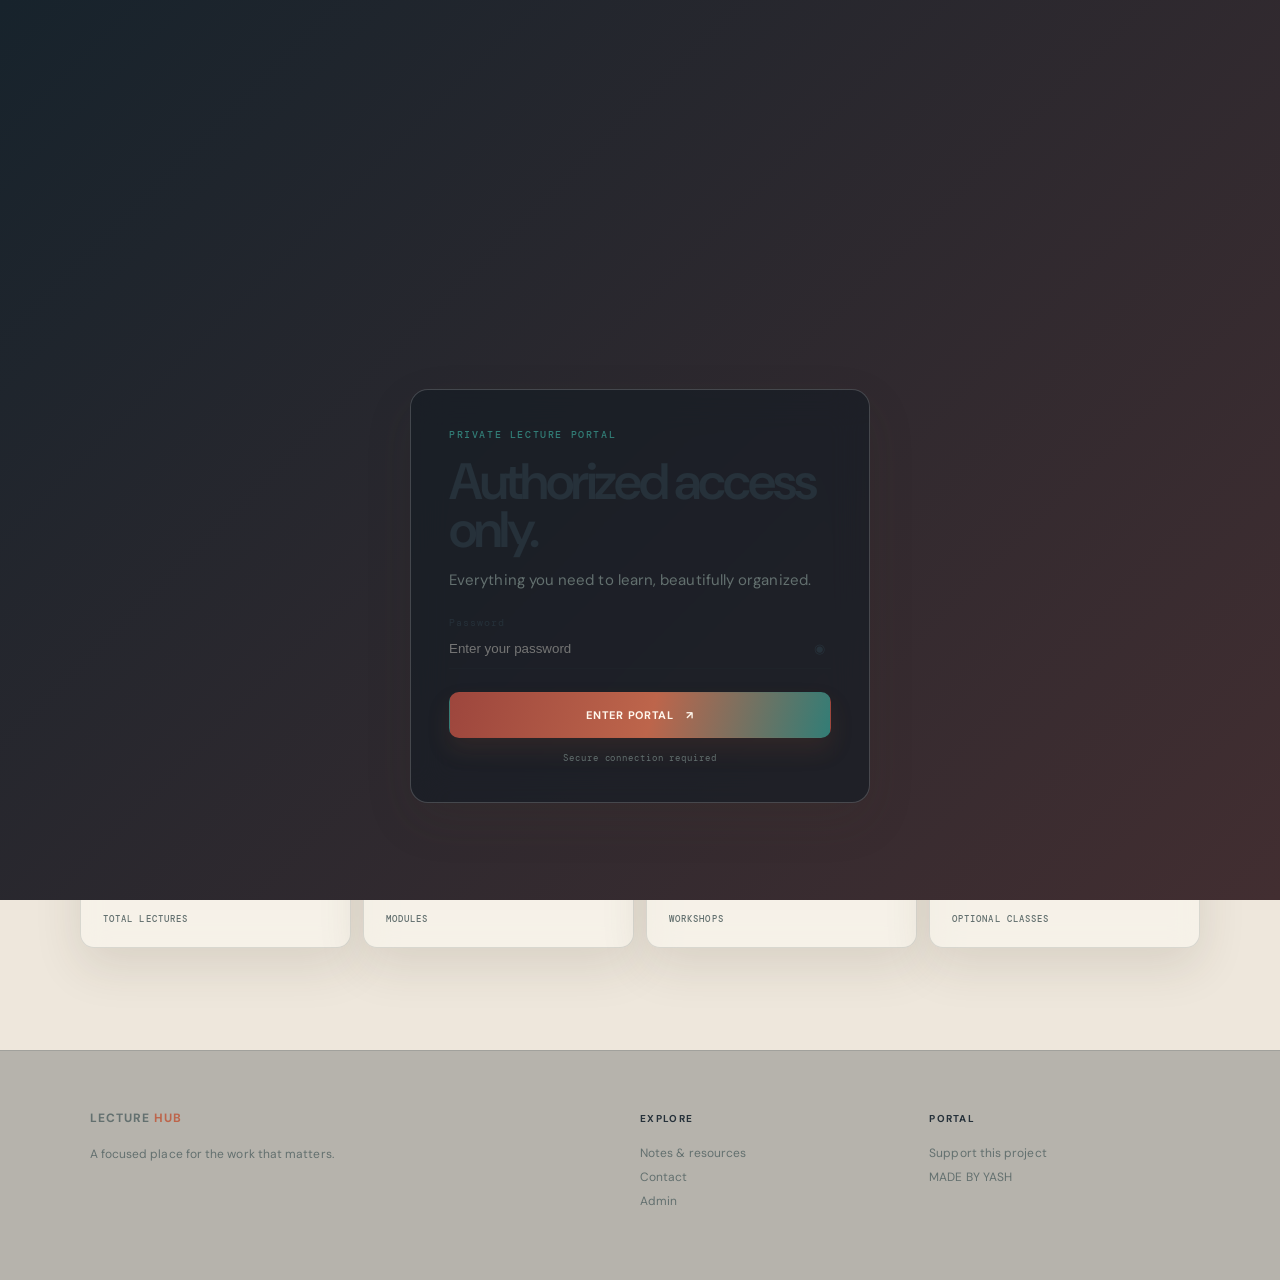
<file: index.html>
<!doctype html>
<html lang="en"><head><meta charset="utf-8"><meta name="viewport" content="width=device-width,initial-scale=1"><title>Lecture Hub — Private Portal</title><link rel="stylesheet" href="styles.css"></head>
<body data-page="home"><div class="site">
<nav class="nav"><a class="brand" href="index.html">LECTURE <i>HUB</i></a><button class="menu" aria-label="Open menu">☰</button><div class="nav-links"><a class="active" href="index.html">HOME</a><a href="module-1.html">MODULE 1</a><a href="module-2.html">MODULE 2</a><a href="module-3.html">MODULE 3</a><a href="workshops.html">WORKSHOPS</a><a href="optional-classes.html">OPTIONAL</a><a href="notes.html">NOTES</a><a href="contact.html">CONTACT</a><a href="admin.html">ADMIN</a></div></nav>
<main><section class="hero"><div class="hero-content reveal"><span class="eyebrow">A FOCUSED LEARNING LIBRARY</span><h1>LECTURE<br>HUB</h1><p>Find each class, resource, and practice space without the noise.</p><div class="hero-actions"><a class="button primary ripple" href="#stats">EXPLORE THE ARCHIVE <b>↓</b></a><a class="button ripple" href="notes.html">OPEN RESOURCES <b>↗</b></a></div></div><div class="hero-orbit">ORGANIZED<br>FOR REAL STUDY</div></section><div id="announce" class="announcement"></div><section id="stats" class="stats"><div><strong>—</strong><span>TOTAL LECTURES</span></div><div><strong>—</strong><span>MODULES</span></div><div><strong>—</strong><span>WORKSHOPS</span></div><div><strong>—</strong><span>OPTIONAL CLASSES</span></div></section></main>
<footer class="footer"><div><a class="brand" href="index.html">LECTURE <i>HUB</i></a><p>A focused place for the work that matters.</p></div><div><b>EXPLORE</b><p><a href="notes.html">Notes &amp; resources</a><br><a href="contact.html">Contact</a><br><a href="admin.html">Admin</a></p></div><div><b>PORTAL</b><p><a href="contact.html">Support this project</a><br>MADE BY YASH</p></div></footer></div>
<script src="api.js"></script><script src="auth.js"></script><script src="animations.js"></script><script src="app.js"></script><script>document.querySelector('.menu').onclick=()=>document.querySelector('.nav').classList.toggle('open')</script></body></html>
</file>
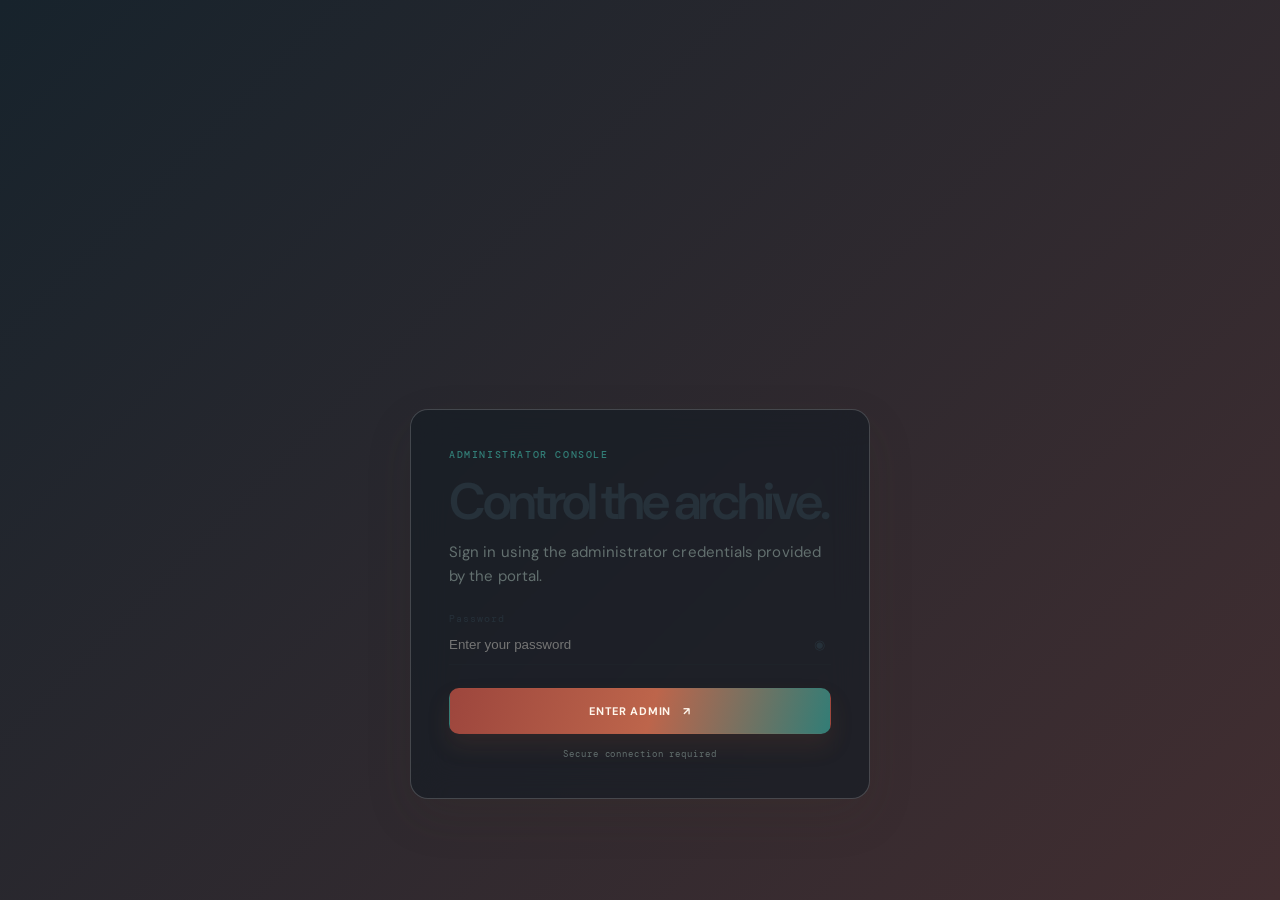
<file: admin.html>
<!doctype html><html lang="en"><head><meta charset="utf-8"><meta name="viewport" content="width=device-width,initial-scale=1"><title>Admin — Lecture Hub</title><link rel="stylesheet" href="styles.css"></head><body class="admin"><nav class="nav"><a class="brand" href="index.html">LECTURE <i>HUB</i></a><a class="all-link" href="index.html">RETURN TO PORTAL ↗</a></nav><main id="admin-content"></main><script src="api.js"></script><script src="auth.js"></script><script src="animations.js"></script><script src="app.js"></script></body></html>
</file>
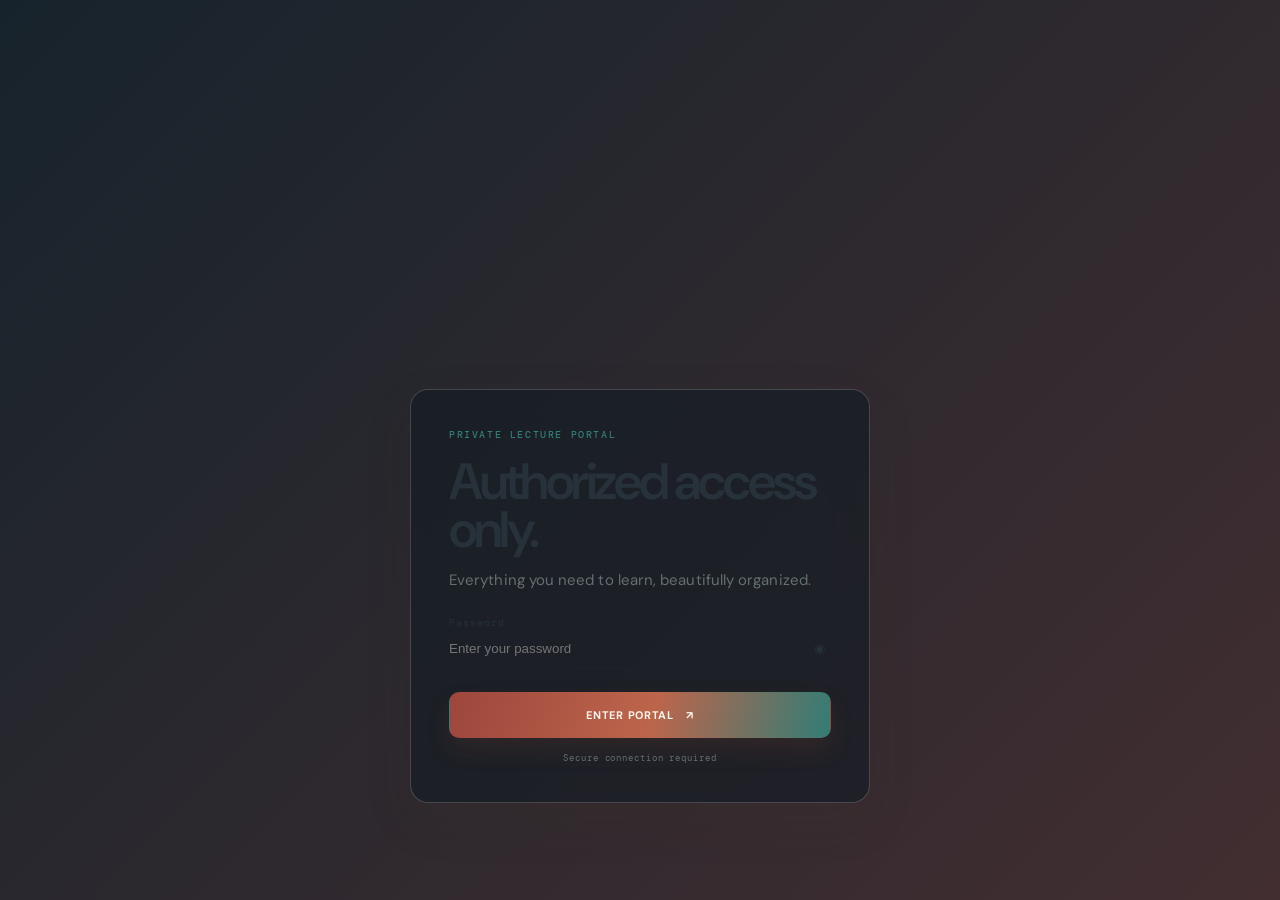
<file: module-2.html>
<!doctype html><html lang="en"><head><meta charset="utf-8"><meta name="viewport" content="width=device-width,initial-scale=1"><title>Module 2 — Lecture Hub</title><link rel="stylesheet" href="styles.css"></head><body data-category="MODULE 2"><nav class="nav"><a class="brand" href="index.html">LECTURE <i>HUB</i></a><button class="menu">☰</button><div class="nav-links"><a href="index.html">HOME</a><a href="module-1.html">MODULE 1</a><a class="active" href="module-2.html">MODULE 2</a><a href="module-3.html">MODULE 3</a><a href="workshops.html">WORKSHOPS</a><a href="optional-classes.html">OPTIONAL</a><a href="notes.html">NOTES</a><a href="contact.html">CONTACT</a><a href="admin.html">ADMIN</a></div></nav><main><header class="page-hero"><span class="eyebrow">LECTURE ARCHIVE / 02</span><h1>MODULE 2</h1><p class="lede">Explore every session in this learning module.</p></header><section class="catalog-controls"><input id="search" placeholder="Search lectures, instructors, dates…"><select id="status"><option>ALL</option><option>LIVE</option><option>UPCOMING</option><option>NEW</option><option>ARCHIVED</option></select><select id="sort"><option>Newest</option><option>Oldest</option><option>Lecture Name</option><option>Instructor</option></select><span id="found" class="found">Loading lectures</span></section><section class="section"><div id="lecture-grid" class="lecture-grid"></div></section></main><script src="api.js"></script><script src="auth.js"></script><script src="animations.js"></script><script src="app.js"></script><script>document.querySelector('.menu').onclick=()=>document.querySelector('.nav').classList.toggle('open')</script></body></html>
</file>
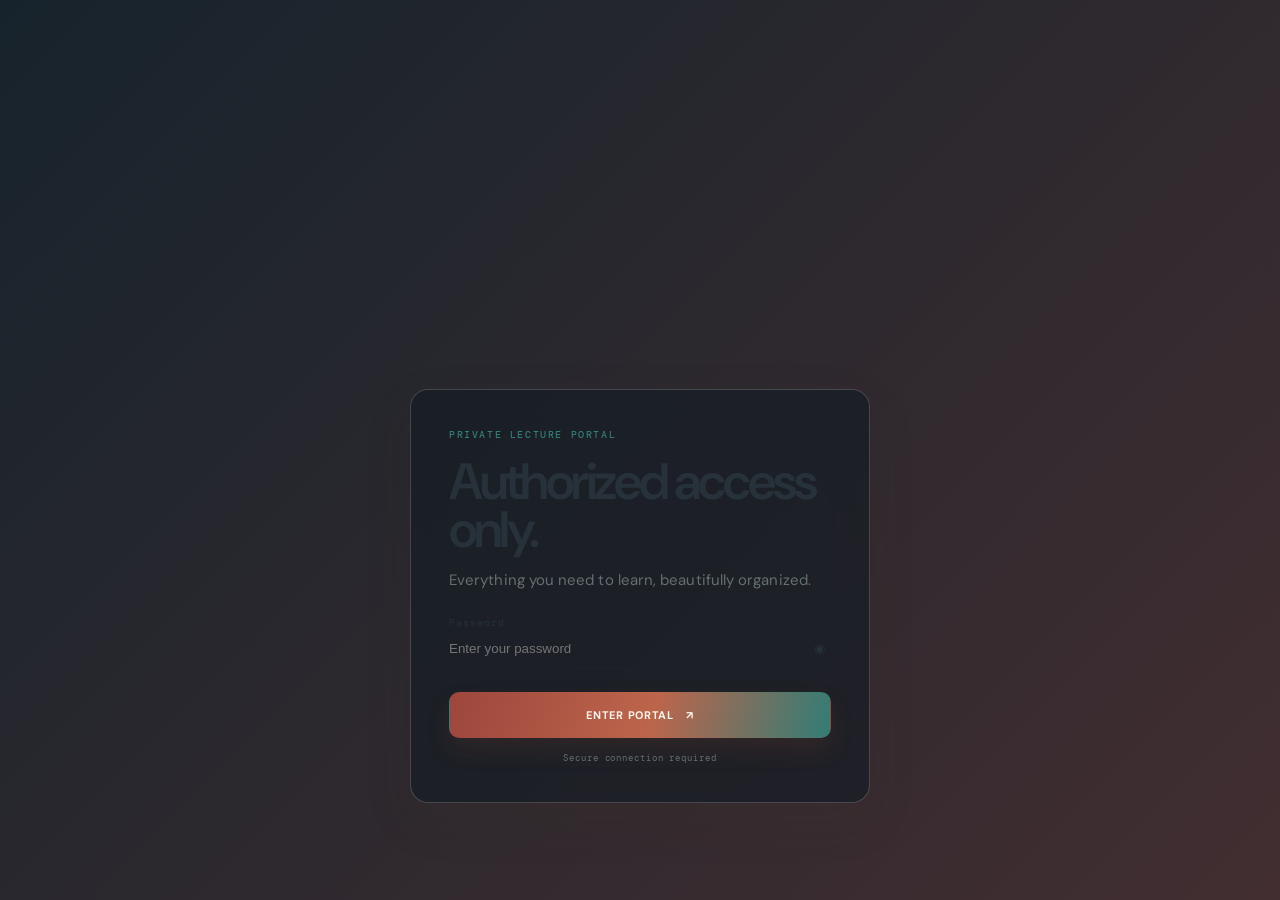
<file: module-3.html>
<!doctype html><html lang="en"><head><meta charset="utf-8"><meta name="viewport" content="width=device-width,initial-scale=1"><title>Module 3 — Lecture Hub</title><link rel="stylesheet" href="styles.css"></head><body data-category="MODULE 3"><nav class="nav"><a class="brand" href="index.html">LECTURE <i>HUB</i></a><button class="menu">☰</button><div class="nav-links"><a href="index.html">HOME</a><a href="module-1.html">MODULE 1</a><a href="module-2.html">MODULE 2</a><a class="active" href="module-3.html">MODULE 3</a><a href="workshops.html">WORKSHOPS</a><a href="optional-classes.html">OPTIONAL</a><a href="notes.html">NOTES</a><a href="contact.html">CONTACT</a><a href="admin.html">ADMIN</a></div></nav><main><header class="page-hero"><span class="eyebrow">LECTURE ARCHIVE / 03</span><h1>MODULE 3</h1><p class="lede">Explore every session in this learning module.</p></header><section class="catalog-controls"><input id="search" placeholder="Search lectures, instructors, dates…"><select id="status"><option>ALL</option><option>LIVE</option><option>UPCOMING</option><option>NEW</option><option>ARCHIVED</option></select><select id="sort"><option>Newest</option><option>Oldest</option><option>Lecture Name</option><option>Instructor</option></select><span id="found" class="found">Loading lectures</span></section><section class="section"><div id="lecture-grid" class="lecture-grid"></div></section></main><script src="api.js"></script><script src="auth.js"></script><script src="animations.js"></script><script src="app.js"></script><script>document.querySelector('.menu').onclick=()=>document.querySelector('.nav').classList.toggle('open')</script></body></html>
</file>
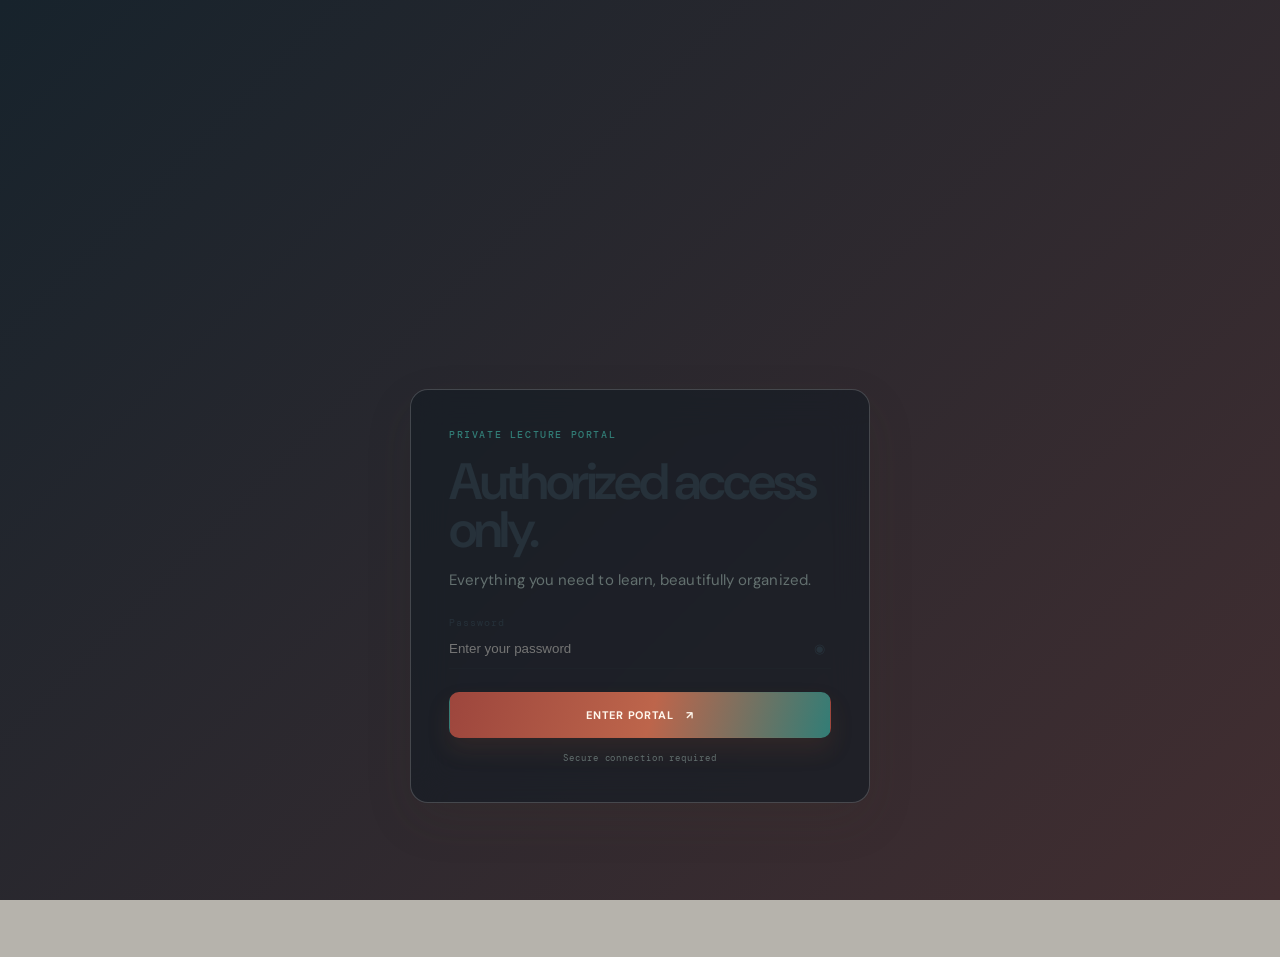
<file: optional-classes.html>
<!doctype html><html lang="en"><head><meta charset="utf-8"><meta name="viewport" content="width=device-width,initial-scale=1"><title>Optional Classes — Lecture Hub</title><link rel="stylesheet" href="styles.css"></head><body data-category="OPTIONAL CLASSES"><nav class="nav"><a class="brand" href="index.html">LECTURE <i>HUB</i></a><button class="menu">☰</button><div class="nav-links"><a href="index.html">HOME</a><a href="module-1.html">MODULE 1</a><a href="module-2.html">MODULE 2</a><a href="module-3.html">MODULE 3</a><a href="workshops.html">WORKSHOPS</a><a class="active" href="optional-classes.html">OPTIONAL</a><a href="notes.html">NOTES</a><a href="contact.html">CONTACT</a><a href="admin.html">ADMIN</a></div></nav><main><header class="page-hero"><span class="eyebrow">BEYOND THE CORE</span><h1>OPTIONAL<br>CLASSES</h1><p class="lede">Extra sessions to take your learning further.</p></header><section class="catalog-controls"><input id="search" placeholder="Search classes, instructors, dates…"><select id="status"><option>ALL</option><option>LIVE</option><option>UPCOMING</option><option>NEW</option><option>ARCHIVED</option></select><select id="sort"><option>Newest</option><option>Oldest</option><option>Lecture Name</option><option>Instructor</option></select><span id="found" class="found">Loading classes</span></section><section class="section"><div id="lecture-grid" class="lecture-grid"></div></section></main><script src="api.js"></script><script src="auth.js"></script><script src="animations.js"></script><script src="app.js"></script><script>document.querySelector('.menu').onclick=()=>document.querySelector('.nav').classList.toggle('open')</script></body></html>
</file>
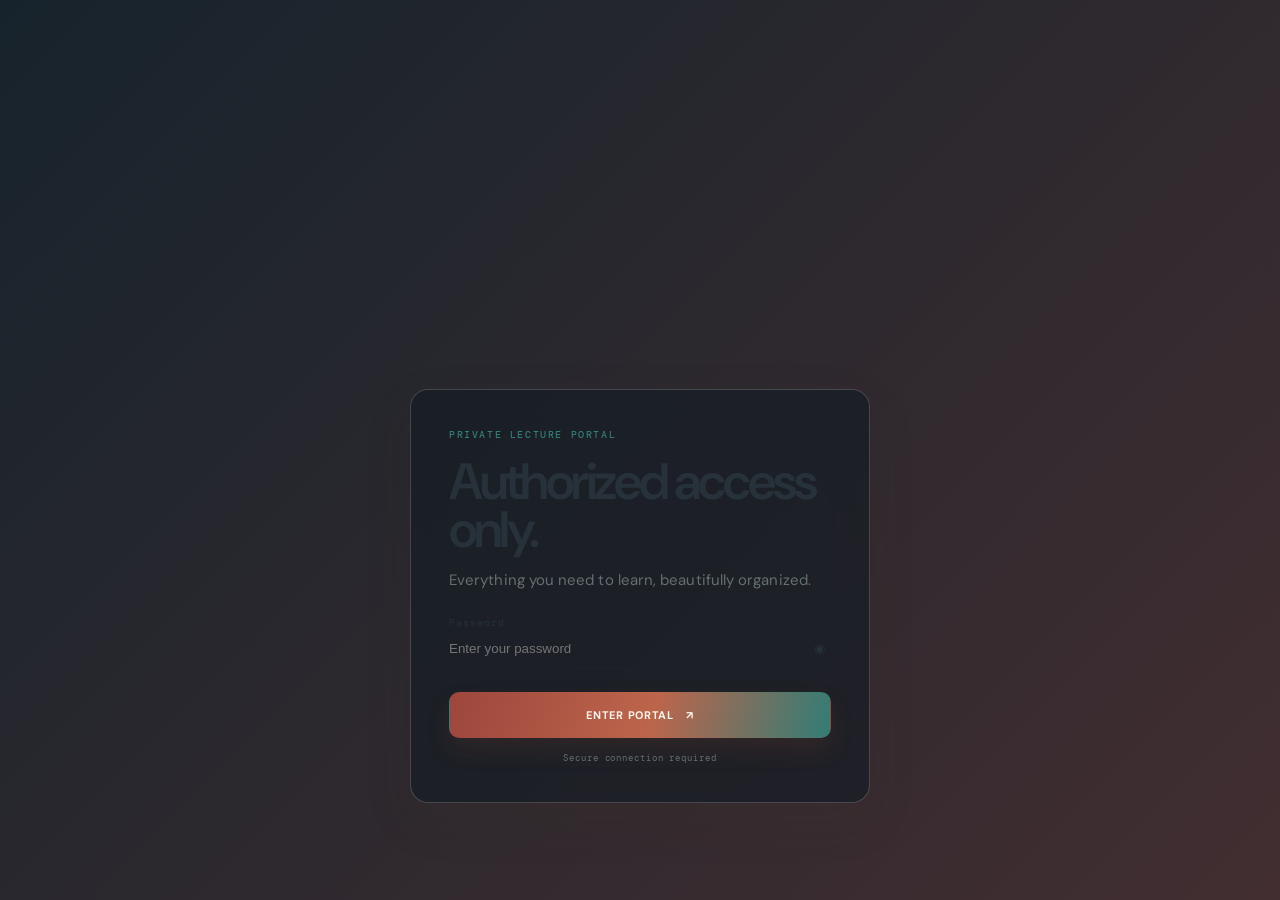
<file: workshops.html>
<!doctype html><html lang="en"><head><meta charset="utf-8"><meta name="viewport" content="width=device-width,initial-scale=1"><title>Workshops — Lecture Hub</title><link rel="stylesheet" href="styles.css"></head><body data-category="WORKSHOPS"><nav class="nav"><a class="brand" href="index.html">LECTURE <i>HUB</i></a><button class="menu">☰</button><div class="nav-links"><a href="index.html">HOME</a><a href="module-1.html">MODULE 1</a><a href="module-2.html">MODULE 2</a><a href="module-3.html">MODULE 3</a><a class="active" href="workshops.html">WORKSHOPS</a><a href="optional-classes.html">OPTIONAL</a><a href="notes.html">NOTES</a><a href="contact.html">CONTACT</a><a href="admin.html">ADMIN</a></div></nav><main><header class="page-hero"><span class="eyebrow">PRACTICAL LEARNING</span><h1>WORKSHOPS</h1><p class="lede">Hands-on sessions, collected in one focused archive.</p></header><section class="catalog-controls"><input id="search" placeholder="Search workshops, instructors, dates…"><select id="status"><option>ALL</option><option>LIVE</option><option>UPCOMING</option><option>NEW</option><option>ARCHIVED</option></select><select id="sort"><option>Newest</option><option>Oldest</option><option>Lecture Name</option><option>Instructor</option></select><span id="found" class="found">Loading workshops</span></section><section class="section"><div id="lecture-grid" class="lecture-grid"></div></section></main><script src="api.js"></script><script src="auth.js"></script><script src="animations.js"></script><script src="app.js"></script><script>document.querySelector('.menu').onclick=()=>document.querySelector('.nav').classList.toggle('open')</script></body></html>
</file>
<file: styles.css>
@import url('https://fonts.googleapis.com/css2?family=DM+Mono:wght@400;500&family=DM+Sans:opsz,wght@9..40,400;9..40,500;9..40,600;9..40,700&display=swap');

:root{--bg:#161d24;--surface:rgba(28,38,47,.78);--surface-strong:#202c36;--text:#f0eadf;--muted:#a7b0ae;--line:rgba(221,224,211,.13);--accent:#e4a05f;--accent-deep:#c76f4e;--sea:#78b8ac;--shadow:0 20px 60px rgba(4,10,15,.25);color-scheme:dark}
*{box-sizing:border-box}html{scroll-behavior:smooth;background:var(--bg)}body{margin:0;min-width:320px;background:radial-gradient(75rem 40rem at 100% -15%,rgba(91,147,139,.24),transparent 55%),radial-gradient(55rem 34rem at -8% 30%,rgba(197,111,78,.2),transparent 55%),var(--bg);color:var(--text);font:15px/1.55 'DM Sans',system-ui,sans-serif;letter-spacing:.005em}body:before{content:"";position:fixed;inset:0;z-index:-1;opacity:.07;pointer-events:none;background-image:linear-gradient(90deg,transparent 49px,rgba(255,255,255,.6) 50px),linear-gradient(transparent 49px,rgba(255,255,255,.6) 50px);background-size:50px 50px;mask-image:linear-gradient(to bottom,#000,transparent 75%)}body[data-theme=light]{--bg:#eee7dc;--surface:rgba(250,246,237,.68);--surface-strong:#f7efe5;--text:#26313a;--muted:#63706f;--line:rgba(38,49,58,.14);--accent:#bd654b;--accent-deep:#9d463d;--sea:#327d76;--shadow:0 18px 48px rgba(61,47,34,.12);color-scheme:light;background:radial-gradient(75rem 40rem at 100% -15%,rgba(104,173,159,.24),transparent 55%),radial-gradient(55rem 34rem at -8% 30%,rgba(230,144,102,.2),transparent 55%),var(--bg)}
a{color:inherit}.site{overflow:hidden}.nav{position:sticky;top:12px;z-index:20;width:min(1240px,calc(100% - 32px));height:62px;margin:0 auto -62px;padding:0 16px 0 20px;display:flex;align-items:center;gap:18px;border:1px solid var(--line);border-radius:16px;background:color-mix(in srgb,var(--surface) 86%,transparent);box-shadow:0 10px 34px rgba(5,10,14,.14);backdrop-filter:blur(18px) saturate(110%)}.brand{text-decoration:none;font-size:14px;font-weight:700;letter-spacing:.09em;white-space:nowrap}.brand i{color:var(--accent);font-style:normal}.nav-links{display:flex;align-items:center;justify-content:flex-end;gap:2px;margin-left:auto}.nav-links a{padding:8px 9px;border-radius:8px;color:var(--muted);font-size:10px;font-weight:700;letter-spacing:.075em;text-decoration:none;transition:color .2s ease,background .2s ease}.nav-links a:hover{color:var(--text);background:rgba(228,160,95,.1)}.nav-links a.active{color:var(--text);background:linear-gradient(105deg,rgba(228,160,95,.2),rgba(120,184,172,.14))}.menu{display:none;color:var(--text);border:0;background:transparent;font-size:23px;line-height:1;cursor:pointer}.theme-control{position:relative;margin-left:4px}.theme-toggle{width:34px;height:34px;display:grid;place-items:center;border:1px solid var(--line);border-radius:9px;background:transparent;color:var(--text);cursor:pointer}.theme-popover{display:none;position:absolute;right:0;top:42px;width:130px;padding:6px;border:1px solid var(--line);border-radius:11px;background:var(--surface-strong);box-shadow:var(--shadow)}.theme-control.open .theme-popover{display:grid;gap:2px}.theme-option{border:0;border-radius:7px;padding:9px;background:transparent;color:var(--muted);font:700 10px 'DM Sans';letter-spacing:.06em;text-align:left;cursor:pointer}.theme-option:hover,.theme-option.active{background:rgba(228,160,95,.13);color:var(--text)}
.hero{position:relative;min-height:min(770px,100svh);padding:145px max(7vw,32px) 95px;display:grid;align-content:center;overflow:hidden}.hero:before{content:"";position:absolute;right:-8vw;bottom:7%;width:min(48vw,610px);aspect-ratio:1;border-radius:48% 52% 43% 57%/58% 42% 58% 42%;background:linear-gradient(135deg,rgba(228,160,95,.42),rgba(120,184,172,.38));filter:blur(2px);opacity:.75;animation:drift 12s ease-in-out infinite}.hero:after{content:"";position:absolute;right:12%;bottom:19%;width:clamp(130px,17vw,240px);aspect-ratio:1;border:1px solid rgba(240,234,223,.25);border-radius:50%;box-shadow:0 0 0 28px rgba(240,234,223,.04),0 0 0 57px rgba(240,234,223,.025)}.hero-content{position:relative;z-index:1;max-width:760px}.reveal{animation:rise .65s cubic-bezier(.22,.7,.2,1) both}.eyebrow{display:block;color:var(--sea);font:500 10px 'DM Mono',monospace;letter-spacing:.16em}.hero h1,h1,h2{margin:0;font-family:'DM Sans',system-ui,sans-serif;font-weight:600;letter-spacing:-.06em}.hero h1{margin-top:20px;font-size:clamp(4.3rem,11vw,9rem);line-height:.82}.hero p,.lede{max-width:520px;margin:24px 0 0;color:var(--muted);font-size:18px;line-height:1.7}.hero-actions,.resource-card>div,.contact-actions{display:flex;flex-wrap:wrap;gap:10px;margin-top:32px}.button{display:inline-flex;align-items:center;justify-content:center;gap:12px;min-height:46px;padding:0 17px;border:1px solid var(--line);border-radius:10px;background:rgba(255,255,255,.03);color:var(--text);font:700 11px 'DM Sans';letter-spacing:.065em;text-decoration:none;cursor:pointer;transition:transform .2s ease,box-shadow .2s ease,border-color .2s ease}.button.primary{border-color:transparent;background:linear-gradient(105deg,var(--accent-deep),var(--accent) 53%,var(--sea));color:#fff7ed;box-shadow:0 12px 22px rgba(116,67,44,.2)}.button:hover{transform:translateY(-2px);border-color:rgba(228,160,95,.5);box-shadow:0 12px 22px rgba(10,20,23,.18)}.ink{display:none}.hero-orbit{position:absolute;right:max(7vw,32px);bottom:17%;z-index:1;max-width:170px;color:var(--muted);font:10px/1.55 'DM Mono';letter-spacing:.1em}.hero-scroll{position:absolute;left:max(7vw,32px);bottom:33px;color:var(--muted);font:10px 'DM Mono';letter-spacing:.14em}.announcement{width:min(1120px,calc(100% - 64px));margin:0 auto;padding:13px 16px;display:flex;gap:14px;border:1px solid var(--line);border-radius:12px;background:rgba(120,184,172,.08);color:var(--muted)}.announcement b{color:var(--sea);font-size:11px}.stats{width:min(1120px,calc(100% - 64px));margin:0 auto;padding:32px 0 82px;display:grid;grid-template-columns:repeat(4,1fr);gap:12px}.stats div{padding:22px;border:1px solid var(--line);border-radius:14px;background:var(--surface);box-shadow:var(--shadow);backdrop-filter:blur(14px)}.stats strong{display:block;font-size:clamp(2.2rem,4vw,3.2rem);line-height:1;font-weight:600;letter-spacing:-.06em}.stats span{display:block;margin-top:9px;color:var(--muted);font:500 9px 'DM Mono';letter-spacing:.12em}
.section{padding:80px max(7vw,32px)}.section-head{display:flex;align-items:end;justify-content:space-between;margin-bottom:30px}.section-head h2{margin-top:7px;font-size:clamp(2.1rem,4vw,4rem);line-height:.95}.all-link{color:var(--accent);font-size:11px;font-weight:700;letter-spacing:.09em}.page-hero{padding:145px max(7vw,32px) 55px;border-bottom:1px solid var(--line);background:radial-gradient(45rem 26rem at 86% -30%,rgba(120,184,172,.22),transparent 70%)}.page-hero h1{margin-top:14px;font-size:clamp(3.4rem,8vw,7rem);line-height:.9}.catalog-controls{display:flex;align-items:center;gap:10px;flex-wrap:wrap;padding:18px max(7vw,32px);border-bottom:1px solid var(--line);background:rgba(19,28,35,.3);backdrop-filter:blur(12px)}.catalog-controls input,.catalog-controls select,.settings-grid input{height:44px;padding:0 13px;border:1px solid var(--line);border-radius:9px;background:var(--surface);color:var(--text);font:13px 'DM Sans';outline:0}.catalog-controls input{min-width:230px;flex:1}.catalog-controls input:focus,.catalog-controls select:focus,.settings-grid input:focus{border-color:var(--accent);box-shadow:0 0 0 3px rgba(228,160,95,.14)}.found{margin-left:auto;color:var(--muted);font:10px 'DM Mono';letter-spacing:.08em}.lecture-grid{display:grid;grid-template-columns:repeat(3,minmax(0,1fr));gap:16px}.lecture-card{min-height:288px;padding:21px;display:flex;flex-direction:column;justify-content:space-between;border:1px solid var(--line);border-radius:15px;background:var(--surface);box-shadow:0 12px 34px rgba(4,12,15,.11);transition:transform .22s ease,border-color .22s ease,box-shadow .22s ease}.lecture-card:hover{transform:translateY(-4px);border-color:rgba(228,160,95,.4);box-shadow:0 20px 42px rgba(4,12,15,.17)}.card-top{display:flex;align-items:center;justify-content:space-between;gap:10px;color:var(--sea);font:500 9px 'DM Mono';letter-spacing:.11em}.status{padding:4px 7px;border:1px solid var(--line);border-radius:100px;color:var(--muted);font-size:8px}.status.live{background:rgba(90,174,138,.16);color:#9bd8b9}.status.new,.status.upcoming{background:rgba(228,160,95,.14);color:#f3c38e}.lecture-card h3{margin:25px 0;font-size:25px;line-height:1.04;letter-spacing:-.045em}.lecture-card dl{margin:0;padding-top:14px;border-top:1px solid var(--line);display:grid;gap:9px}.lecture-card dl div{display:grid;grid-template-columns:82px 1fr;gap:8px}.lecture-card dt{color:var(--muted);font:9px 'DM Mono';letter-spacing:.1em}.lecture-card dd{margin:0;font-size:12px;font-weight:600}.access{margin-top:18px;display:flex;justify-content:space-between;color:var(--accent);font-size:10px;font-weight:700;letter-spacing:.1em;text-decoration:none}.access b{font-size:16px;line-height:.7}.unavailable{opacity:.5}.empty-state{grid-column:1/-1;padding:75px 20px;text-align:center}.empty-state b{font-size:42px;color:var(--accent)}.empty-state h3{font-size:14px;letter-spacing:.1em}.empty-state p{color:var(--muted)}
.dynamic{min-height:70vh;padding:145px max(12vw,32px) 90px}.dynamic h1{margin-top:14px;font-size:clamp(3.2rem,7vw,6rem);line-height:.9}.resource-stack{display:grid;gap:16px;max-width:820px;margin-top:42px}.resource-card,.contact-card,.support-card{padding:32px;border:1px solid var(--line);border-radius:16px;background:var(--surface);box-shadow:var(--shadow);backdrop-filter:blur(14px)}.resource-card>span,.resource-card label,.support-card>span{color:var(--sea);font:10px 'DM Mono';letter-spacing:.14em}.resource-card h2,.contact-card h2,.support-card h2{margin:14px 0 20px;font-size:clamp(1.7rem,3vw,2.5rem);line-height:1}.resource-card p,.support-card p{color:var(--muted);line-height:1.7}.resource-card code{display:block;margin:9px 0 22px;color:var(--text);font:15px 'DM Mono';word-break:break-word}.contact-card p{color:var(--muted);font-size:16px}.support-card{background:linear-gradient(135deg,rgba(199,111,78,.2),rgba(120,184,172,.14)),var(--surface)}.footer{margin-top:20px;padding:55px max(7vw,32px);display:grid;grid-template-columns:2fr 1fr 1fr;gap:28px;border-top:1px solid var(--line);background:rgba(8,14,19,.24)}.footer p,.footer a{color:var(--muted);font-size:12px;line-height:2;text-decoration:none}.footer b{font-size:10px;letter-spacing:.13em}.access-gate{position:fixed;inset:0;z-index:100;display:grid;place-items:center;padding:24px;background:linear-gradient(135deg,#17232c,#422e31);color:var(--text)}.gate-card{width:min(460px,100%);padding:38px;border:1px solid rgba(255,255,255,.18);border-radius:18px;background:rgba(19,28,35,.64);box-shadow:var(--shadow);backdrop-filter:blur(18px)}.gate-card h1{margin-top:17px;font-size:3.2rem;line-height:.94}.gate-card p{color:var(--muted)}.gate-card label{display:block;margin:24px 0 15px;font:10px 'DM Mono';letter-spacing:.1em}.gate-card label span{display:flex;border-bottom:1px solid var(--line)}.gate-card input{width:100%;padding:12px 0;border:0;background:transparent;color:var(--text);outline:0}.show-password{border:0;background:none;color:var(--text)}.gate-card .button{width:100%;margin-top:8px}.gate-status{display:block;margin-top:14px;color:var(--muted);text-align:center;font:9px 'DM Mono';letter-spacing:.1em}.maintenance{min-height:100vh;display:grid;place-content:center;padding:30px;text-align:center}.maintenance h1{margin-top:14px;font-size:clamp(3rem,8vw,7rem);line-height:.9}.admin-overview{padding:130px max(7vw,32px) 42px;background:linear-gradient(135deg,#253943,#3d2933)}.admin-head h1{margin-top:14px;font-size:4rem}.stat-grid{display:grid;grid-template-columns:repeat(3,1fr);gap:12px;margin-top:30px}.stat-grid div{padding:20px;border:1px solid var(--line);border-radius:12px;background:rgba(10,18,22,.15)}.stat-grid span{color:var(--muted);font:9px 'DM Mono';letter-spacing:.1em}.stat-grid b{display:block;margin-top:7px;font-size:30px}.admin-section{padding:55px max(7vw,32px)}.admin-section h2{font-size:2rem}.log-table{overflow:auto;border:1px solid var(--line);border-radius:12px;background:var(--surface)}table{width:100%;border-collapse:collapse;font-size:11px}th,td{padding:13px;text-align:left;white-space:nowrap;border-bottom:1px solid var(--line)}th{color:var(--muted);font:9px 'DM Mono';letter-spacing:.1em}.settings-grid{display:grid;grid-template-columns:repeat(2,1fr);gap:14px;margin:24px 0}.settings-grid label{font:10px 'DM Mono';letter-spacing:.08em}.settings-grid input{display:block;width:100%;margin-top:7px}.skeleton{pointer-events:none}.skeleton i{display:block;width:80%;height:12px;background:linear-gradient(90deg,transparent,rgba(255,255,255,.16),transparent);background-size:300% 100%;animation:shimmer 1.5s infinite}.skeleton i:nth-child(2){width:100%;height:50px;margin:25px 0}@keyframes rise{from{opacity:0;transform:translateY(14px)}to{opacity:1;transform:none}}@keyframes drift{50%{transform:translate(-2%,4%) rotate(8deg)}}@keyframes shimmer{to{background-position:-300% 0}}
@media(max-width:950px){.nav-links a{padding:8px 6px;font-size:9px}.lecture-grid{grid-template-columns:repeat(2,minmax(0,1fr))}.hero:after{display:none}}@media(max-width:760px){.nav{width:calc(100% - 20px);top:10px;height:56px;margin-bottom:-56px}.menu{display:block;margin-left:auto}.nav-links{display:none}.nav.open .nav-links{position:absolute;top:62px;right:0;width:230px;padding:10px;display:grid;justify-items:stretch;border:1px solid var(--line);border-radius:12px;background:var(--surface-strong);box-shadow:var(--shadow)}.nav.open .nav-links a{padding:11px}.theme-control{margin-left:0}.hero{min-height:680px;padding:125px 28px 72px}.hero h1{font-size:clamp(4rem,19vw,6.5rem)}.hero-orbit{display:none}.hero-scroll{left:28px}.stats{width:calc(100% - 40px);padding:28px 0 55px;grid-template-columns:repeat(2,1fr)}.page-hero{padding:115px 28px 46px}.catalog-controls,.section{padding-left:28px;padding-right:28px}.dynamic{padding:115px 28px 65px}.footer{grid-template-columns:1fr 1fr;padding:45px 28px}.admin-overview{padding:115px 28px 36px}.admin-section{padding:45px 28px}.stat-grid{grid-template-columns:repeat(2,1fr)}}@media(max-width:500px){.lecture-grid,.settings-grid,.footer{grid-template-columns:1fr}.catalog-controls input{min-width:100%}.catalog-controls select{flex:1;min-width:0}.found{width:100%;margin:5px 0 0}.stats{gap:9px}.stats div{padding:17px}.stats strong{font-size:2rem}.resource-card,.contact-card,.support-card{padding:24px}.button{width:100%}.hero-actions{width:100%}}
</file>
